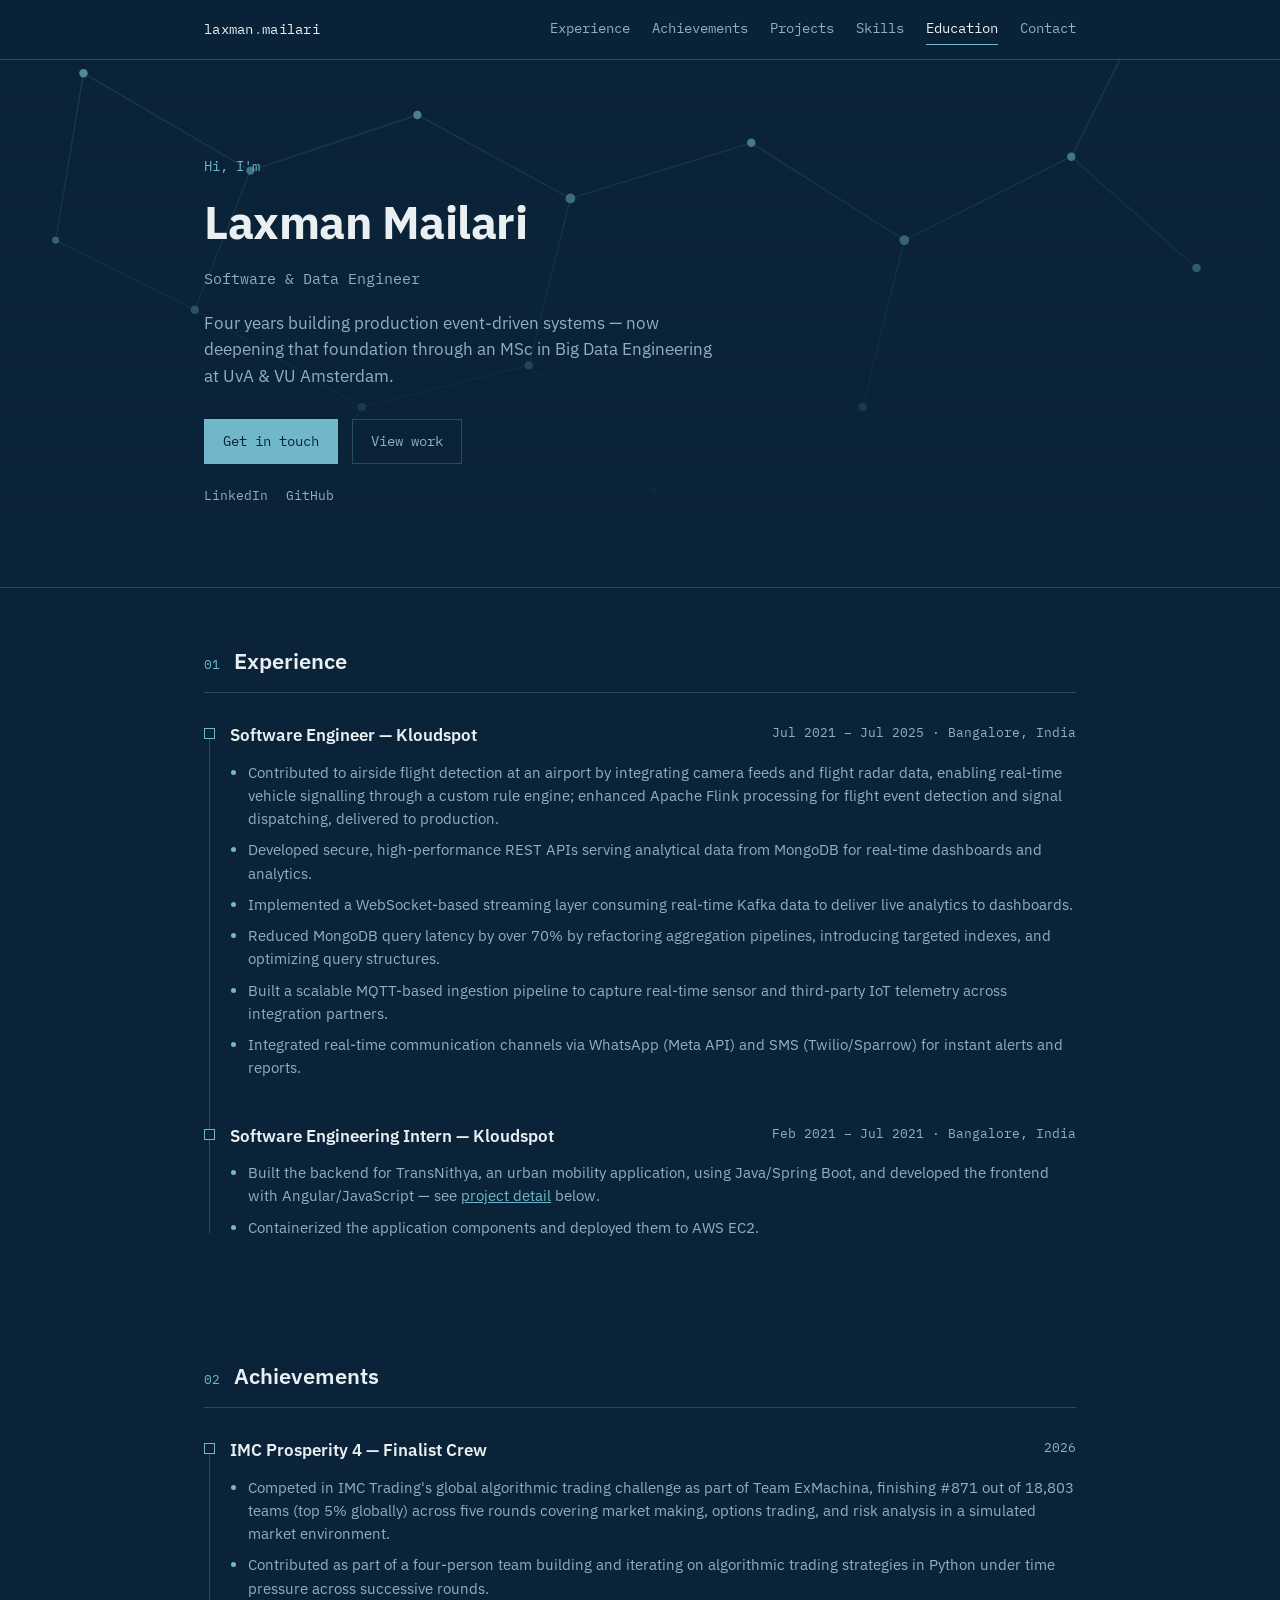
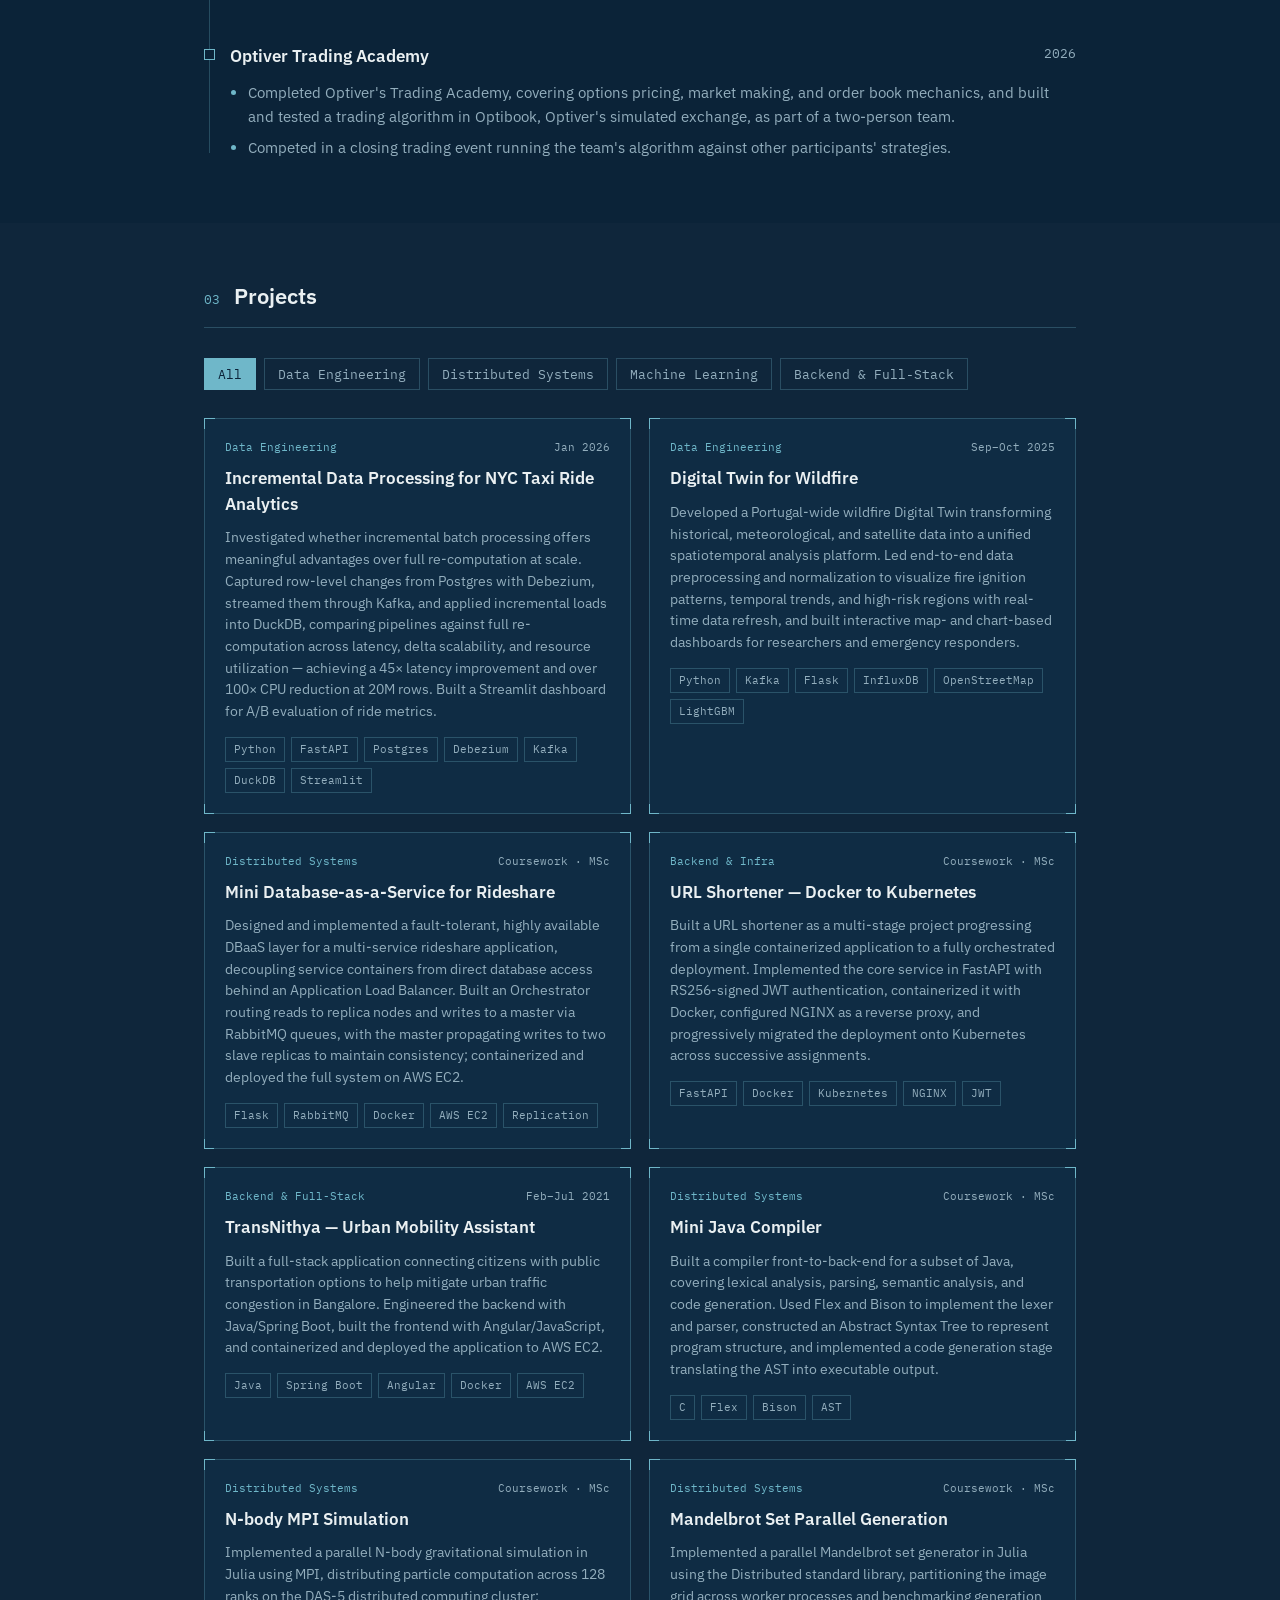
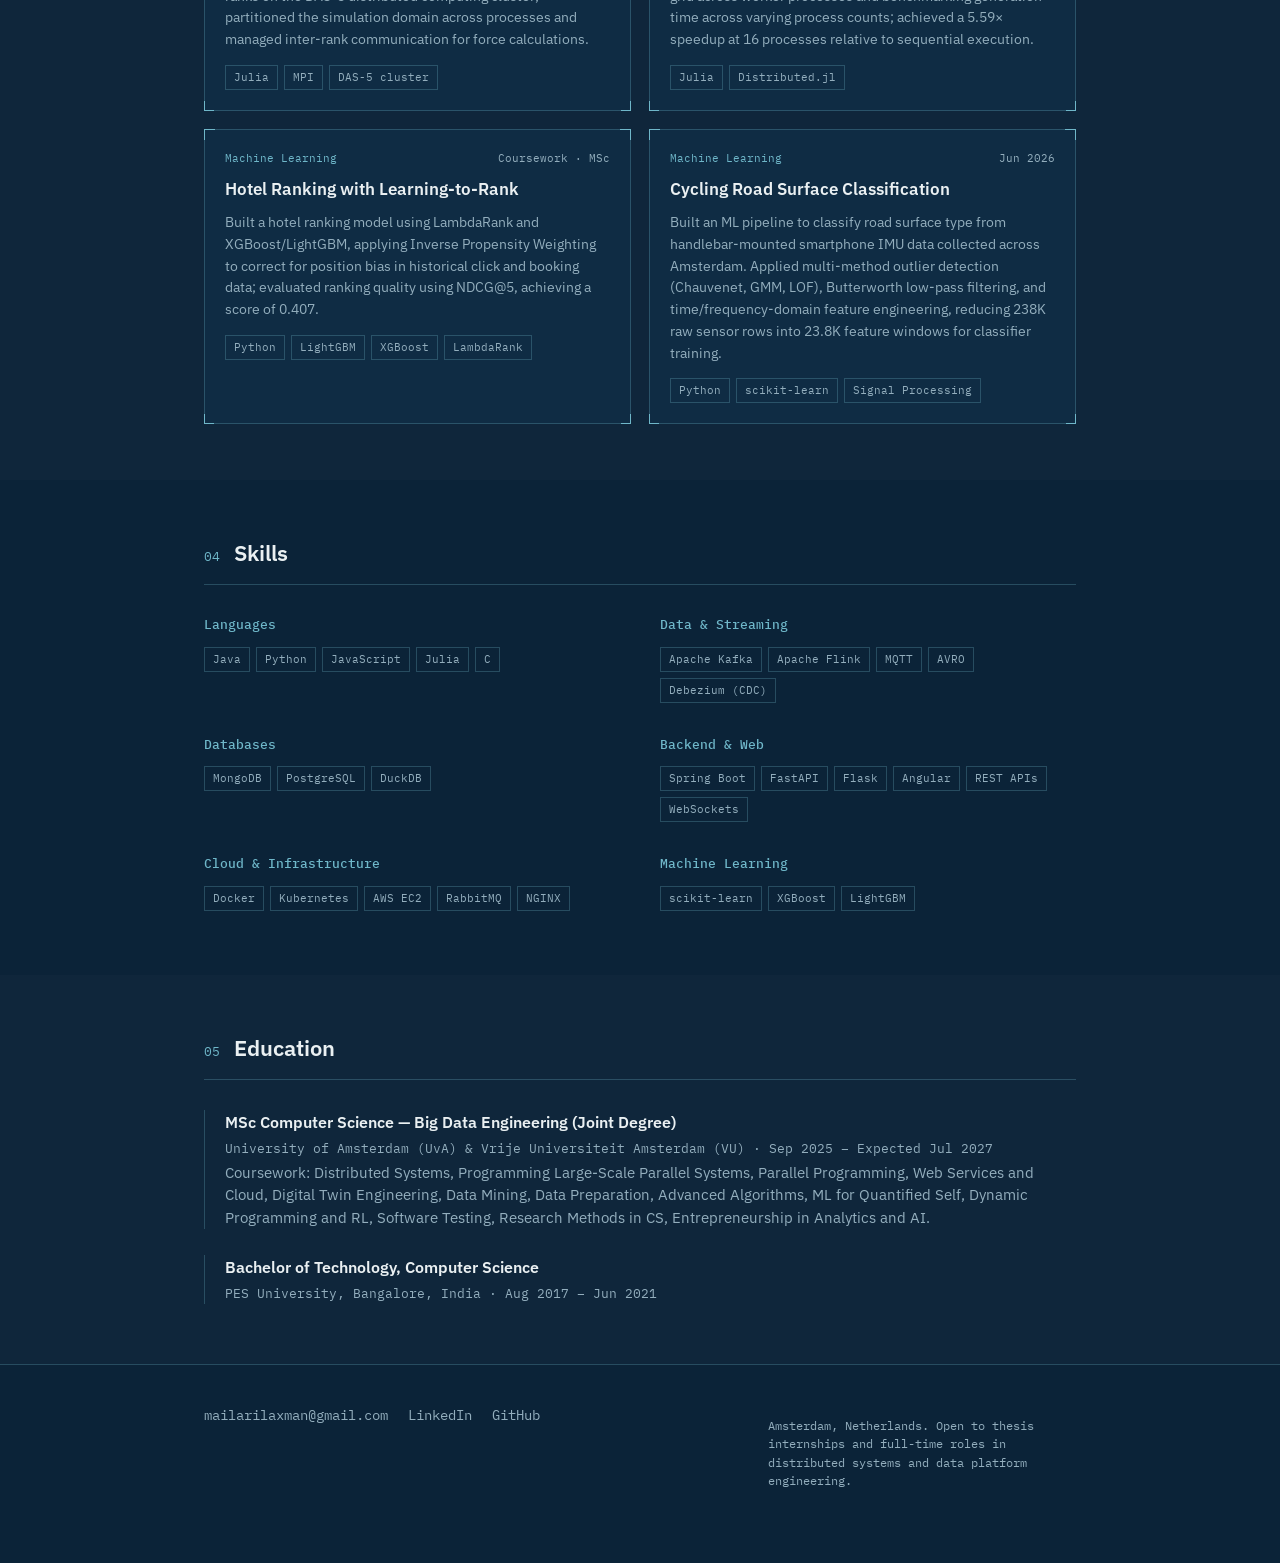
<file: index.html>
<!DOCTYPE html>
<html lang="en">
<head>
<meta charset="UTF-8">
<meta name="viewport" content="width=device-width, initial-scale=1.0">
<title>Laxman Mailari — Software &amp; Data Engineer</title>
<meta name="description" content="Portfolio of Laxman Mailari — software and data engineer specializing in real-time, event-driven systems.">
<link rel="preconnect" href="https://fonts.googleapis.com">
<link rel="preconnect" href="https://fonts.gstatic.com" crossorigin>
<link href="https://fonts.googleapis.com/css2?family=IBM+Plex+Mono:wght@400;500;600&family=IBM+Plex+Sans:wght@400;500;600;700&display=swap" rel="stylesheet">
<style>
  :root{
    --ink:#0b2338;
    --panel:#0f2c44;
    --panel-2:#12314c;
    --line:#6fb7c9;
    --line-dim:rgba(111,183,201,0.28);
    --text:#eaf0f2;
    --text-dim:#93aebd;
    --accent:#e8a15a;
    --sans:'IBM Plex Sans', system-ui, sans-serif;
    --mono:'IBM Plex Mono', ui-monospace, monospace;
    --maxw:920px;
  }
  *{box-sizing:border-box;}
  html{scroll-behavior:smooth;}
  body{
    margin:0;
    background:var(--ink);
    color:var(--text);
    font-family:var(--sans);
    line-height:1.55;
    -webkit-font-smoothing:antialiased;
  }
  a{color:var(--line);}
  a:focus-visible, button:focus-visible{outline:2px solid var(--accent); outline-offset:3px;}

  .wrap{max-width:var(--maxw); margin:0 auto; padding:0 24px;}

  /* ---------- nav ---------- */
  header.site-nav{
    position:sticky; top:0; z-index:50;
    background:rgba(11,35,56,0.92);
    backdrop-filter:blur(6px);
    border-bottom:1px solid var(--line-dim);
  }
  .nav-inner{
    max-width:var(--maxw); margin:0 auto; padding:14px 24px;
    display:flex; align-items:center; justify-content:space-between;
    flex-wrap:wrap; gap:10px;
  }
  .nav-mark{
    font-family:var(--mono); font-size:14px; color:var(--text);
    letter-spacing:0.02em;
  }
  .nav-mark span{color:var(--line);}
  nav.links{display:flex; gap:22px; flex-wrap:wrap;}
  nav.links a{
    color:var(--text-dim); text-decoration:none; font-size:14px;
    font-family:var(--mono); padding:4px 0;
    border-bottom:1px solid transparent;
  }
  nav.links a:hover{color:var(--text); border-bottom-color:var(--line);}
  nav.links a.active{color:var(--text); border-bottom-color:var(--line);}

  /* ---------- hero ---------- */
  .hero{
    position:relative;
    padding:96px 0 80px;
    border-bottom:1px solid var(--line-dim);
    overflow:hidden;
  }
  .hero-bg{
    position:absolute; inset:0; z-index:0;
    opacity:0.9;
  }
  .hero-bg svg{width:100%; height:100%; display:block;}
  .hero-bg::after{
    content:"";
    position:absolute; inset:0;
    background:linear-gradient(180deg, rgba(11,35,56,0.2) 0%, var(--ink) 85%);
  }
  .node{ animation:twinkle 4.5s ease-in-out infinite; }
  .node:nth-child(2n){ animation-delay:1.2s; }
  .node:nth-child(3n){ animation-delay:2.4s; }
  @keyframes twinkle{
    0%, 100% { opacity:0.55; }
    50% { opacity:1; }
  }
  @media (prefers-reduced-motion: reduce){
    .node{ animation:none; }
  }
  .hero-content{position:relative; z-index:1;}
  .hero-eyebrow{
    font-family:var(--mono); font-size:14px; color:var(--line);
    margin:0 0 10px;
  }
  .hero h1{
    font-size:clamp(32px,5vw,46px);
    margin:0 0 8px;
    font-weight:700;
    letter-spacing:-0.01em;
  }
  .hero-role{
    font-family:var(--mono);
    color:var(--text-dim);
    font-size:15px;
    margin:0 0 20px;
  }
  .hero p.lede{
    color:var(--text-dim);
    font-size:17px;
    max-width:52ch;
    margin:0 0 30px;
  }
  .hero-ctas{display:flex; gap:14px; flex-wrap:wrap; margin-bottom:22px;}
  .btn{
    font-family:var(--mono); font-size:13.5px;
    padding:11px 18px;
    border:1px solid var(--line);
    color:var(--text);
    text-decoration:none;
    display:inline-block;
    transition:background 0.15s ease, color 0.15s ease;
  }
  .btn:hover{background:var(--line); color:var(--ink);}
  .btn.primary{background:var(--line); color:var(--ink);}
  .btn.primary:hover{background:transparent; color:var(--text);}
  .btn.ghost{border-color:var(--line-dim); color:var(--text-dim);}
  .btn.ghost:hover{background:transparent; border-color:var(--line); color:var(--text);}
  .social-row{display:flex; gap:18px;}
  .social-row a{
    font-family:var(--mono); font-size:13px; color:var(--text-dim);
    text-decoration:none; border-bottom:1px solid transparent;
  }
  .social-row a:hover{color:var(--text); border-bottom-color:var(--line);}

  /* ---------- section shell ---------- */
  section{padding:56px 0;}
  section.alt{background:rgba(255,255,255,0.015);}
  .section-head{
    display:flex; align-items:baseline; gap:14px;
    margin-bottom:30px;
    border-bottom:1px solid var(--line-dim);
    padding-bottom:14px;
  }
  .section-num{font-family:var(--mono); color:var(--line); font-size:13px;}
  .section-head h2{font-size:22px; margin:0; font-weight:600;}

  /* ---------- experience timeline ---------- */
  .timeline{position:relative; padding-left:26px;}
  .timeline::before{
    content:""; position:absolute; left:5px; top:6px; bottom:6px;
    width:1px; background:var(--line-dim);
  }
  .role{position:relative; margin-bottom:44px;}
  .role:last-child{margin-bottom:0;}
  .role::before{
    content:""; position:absolute; left:-26px; top:5px;
    width:9px; height:9px; border:1px solid var(--line); background:var(--ink);
  }
  .role-head{display:flex; justify-content:space-between; flex-wrap:wrap; gap:6px; margin-bottom:4px;}
  .role-title{font-weight:600; font-size:16.5px;}
  .role-meta{font-family:var(--mono); font-size:12.5px; color:var(--text-dim);}
  .role ul{margin:12px 0 0; padding-left:18px; color:var(--text-dim); font-size:15px;}
  .role li{margin-bottom:8px;}
  .role li::marker{color:var(--line);}

  /* ---------- projects ---------- */
  .filters{display:flex; gap:8px; flex-wrap:wrap; margin-bottom:28px;}
  .filter-btn{
    font-family:var(--mono); font-size:12.5px;
    background:transparent; color:var(--text-dim);
    border:1px solid var(--line-dim); padding:7px 13px;
    cursor:pointer;
  }
  .filter-btn:hover{color:var(--text); border-color:var(--line);}
  .filter-btn.active{color:var(--ink); background:var(--line); border-color:var(--line);}

  .proj-grid{display:grid; grid-template-columns:1fr 1fr; gap:18px;}
  .proj-card{
    position:relative;
    border:1px solid var(--line-dim);
    padding:20px;
    background:var(--panel);
  }
  .proj-card::before, .proj-card::after,
  .proj-card .tick-br, .proj-card .tick-bl{
    content:""; position:absolute; width:10px; height:10px;
  }
  .proj-card::before{top:-1px; left:-1px; border-top:1px solid var(--line); border-left:1px solid var(--line);}
  .proj-card::after{top:-1px; right:-1px; border-top:1px solid var(--line); border-right:1px solid var(--line);}
  .proj-card .tick-bl{bottom:-1px; left:-1px; border-bottom:1px solid var(--line); border-left:1px solid var(--line);}
  .proj-card .tick-br{bottom:-1px; right:-1px; border-bottom:1px solid var(--line); border-right:1px solid var(--line);}

  .proj-meta{display:flex; justify-content:space-between; align-items:center; margin-bottom:10px;}
  .proj-cat{font-family:var(--mono); font-size:11px; color:var(--line); text-transform:none;}
  .proj-date{font-family:var(--mono); font-size:11px; color:var(--text-dim);}
  .proj-card h3{margin:0 0 10px; font-size:16.5px; font-weight:600;}
  .proj-card p{margin:0 0 14px; color:var(--text-dim); font-size:14px;}
  .tagrow{display:flex; flex-wrap:wrap; gap:6px;}
  .tag{
    font-family:var(--mono); font-size:11px; color:var(--text-dim);
    border:1px solid var(--line-dim); padding:3px 8px;
  }

  /* ---------- skills ---------- */
  .skills-grid{display:grid; grid-template-columns:1fr 1fr; gap:24px 40px;}
  .skill-group h4{
    font-family:var(--mono); font-size:12.5px; color:var(--line);
    margin:0 0 12px; font-weight:500;
  }
  .skill-group .tagrow{margin-bottom:8px;}

  /* ---------- education ---------- */
  .edu-item{border-left:1px solid var(--line-dim); padding-left:20px; margin-bottom:26px;}
  .edu-item:last-child{margin-bottom:0;}
  .edu-item h3{margin:0 0 4px; font-size:16px; font-weight:600;}
  .edu-item .role-meta{margin-bottom:4px; display:block;}
  .edu-item p{margin:4px 0 0; color:var(--text-dim); font-size:14.5px;}

  /* ---------- footer ---------- */
  footer{
    border-top:1px solid var(--line-dim);
    padding:40px 0 60px;
  }
  .footer-inner{display:flex; justify-content:space-between; flex-wrap:wrap; gap:20px;}
  .footer-links{display:flex; gap:20px; flex-wrap:wrap;}
  .footer-links a{font-family:var(--mono); font-size:13.5px; text-decoration:none; color:var(--text-dim);}
  .footer-links a:hover{color:var(--text);}
  .footer-note{font-family:var(--mono); font-size:12px; color:var(--text-dim); max-width:44ch;}

  @media (max-width: 760px){
    .proj-grid{grid-template-columns:1fr;}
    .skills-grid{grid-template-columns:1fr;}
  }
</style>
</head>
<body>

<header class="site-nav">
  <div class="nav-inner">
    <div class="nav-mark">laxman<span>.</span>mailari</div>
    <nav class="links">
      <a href="#experience">Experience</a>
      <a href="#achievements">Achievements</a>
      <a href="#projects">Projects</a>
      <a href="#skills">Skills</a>
      <a href="#education">Education</a>
      <a href="#contact">Contact</a>
    </nav>
  </div>
</header>

<section class="hero">
  <div class="hero-bg" aria-hidden="true">
    <svg viewBox="0 0 920 480" preserveAspectRatio="xMidYMid slice" xmlns="http://www.w3.org/2000/svg">
      <g stroke="#6fb7c9" stroke-opacity="0.22" stroke-width="1">
        <line x1="60" y1="60" x2="180" y2="130"/>
        <line x1="180" y1="130" x2="140" y2="230"/>
        <line x1="180" y1="130" x2="300" y2="90"/>
        <line x1="300" y1="90" x2="410" y2="150"/>
        <line x1="410" y1="150" x2="380" y2="270"/>
        <line x1="410" y1="150" x2="540" y2="110"/>
        <line x1="540" y1="110" x2="650" y2="180"/>
        <line x1="650" y1="180" x2="620" y2="300"/>
        <line x1="650" y1="180" x2="770" y2="120"/>
        <line x1="770" y1="120" x2="860" y2="200"/>
        <line x1="140" y1="230" x2="260" y2="300"/>
        <line x1="260" y1="300" x2="380" y2="270"/>
        <line x1="380" y1="270" x2="470" y2="360"/>
        <line x1="470" y1="360" x2="620" y2="300"/>
        <line x1="620" y1="300" x2="700" y2="400"/>
        <line x1="60" y1="60" x2="40" y2="180"/>
        <line x1="40" y1="180" x2="140" y2="230"/>
        <line x1="770" y1="120" x2="810" y2="40"/>
        <line x1="700" y1="400" x2="600" y2="440"/>
        <line x1="260" y1="300" x2="200" y2="410"/>
      </g>
      <g fill="#6fb7c9">
        <circle class="node" cx="60" cy="60" r="3"/>
        <circle class="node" cx="180" cy="130" r="3"/>
        <circle class="node" cx="140" cy="230" r="3"/>
        <circle class="node" cx="300" cy="90" r="3"/>
        <circle class="node" cx="410" cy="150" r="3.5"/>
        <circle class="node" cx="380" cy="270" r="3"/>
        <circle class="node" cx="540" cy="110" r="3"/>
        <circle class="node" cx="650" cy="180" r="3.5"/>
        <circle class="node" cx="620" cy="300" r="3"/>
        <circle class="node" cx="770" cy="120" r="3"/>
        <circle class="node" cx="860" cy="200" r="3"/>
        <circle class="node" cx="260" cy="300" r="3"/>
        <circle class="node" cx="470" cy="360" r="3"/>
        <circle class="node" cx="700" cy="400" r="3"/>
        <circle class="node" cx="40" cy="180" r="2.5"/>
        <circle class="node" cx="810" cy="40" r="2.5"/>
        <circle class="node" cx="600" cy="440" r="2.5"/>
        <circle class="node" cx="200" cy="410" r="2.5"/>
      </g>
    </svg>
  </div>
  <div class="wrap hero-content">
    <p class="hero-eyebrow">Hi, I'm</p>
    <h1>Laxman Mailari</h1>
    <p class="hero-role">Software &amp; Data Engineer</p>
    <p class="lede">Four years building production event-driven systems — now deepening that foundation through an MSc in Big Data Engineering at UvA &amp; VU Amsterdam.</p>
    <div class="hero-ctas">
      <a class="btn primary" href="#contact">Get in touch</a>
      <a class="btn ghost" href="#projects">View work</a>
    </div>
    <div class="social-row">
      <a href="https://linkedin.com/in/laxman-mailari/" target="_blank" rel="noopener">LinkedIn</a>
      <a href="https://github.com/laxmanmverse4699" target="_blank" rel="noopener">GitHub</a>
    </div>
  </div>
</section>

<section id="experience">
  <div class="wrap">
    <div class="section-head">
      <span class="section-num">01</span>
      <h2>Experience</h2>
    </div>
    <div class="timeline">
      <div class="role">
        <div class="role-head">
          <span class="role-title">Software Engineer — Kloudspot</span>
          <span class="role-meta">Jul 2021 – Jul 2025 · Bangalore, India</span>
        </div>
        <ul>
          <li>Contributed to airside flight detection at an airport by integrating camera feeds and flight radar data, enabling real-time vehicle signalling through a custom rule engine; enhanced Apache Flink processing for flight event detection and signal dispatching, delivered to production.</li>
          <li>Developed secure, high-performance REST APIs serving analytical data from MongoDB for real-time dashboards and analytics.</li>
          <li>Implemented a WebSocket-based streaming layer consuming real-time Kafka data to deliver live analytics to dashboards.</li>
          <li>Reduced MongoDB query latency by over 70% by refactoring aggregation pipelines, introducing targeted indexes, and optimizing query structures.</li>
          <li>Built a scalable MQTT-based ingestion pipeline to capture real-time sensor and third-party IoT telemetry across integration partners.</li>
          <li>Integrated real-time communication channels via WhatsApp (Meta API) and SMS (Twilio/Sparrow) for instant alerts and reports.</li>
        </ul>
      </div>
      <div class="role">
        <div class="role-head">
          <span class="role-title">Software Engineering Intern — Kloudspot</span>
          <span class="role-meta">Feb 2021 – Jul 2021 · Bangalore, India</span>
        </div>
        <ul>
          <li>Built the backend for TransNithya, an urban mobility application, using Java/Spring Boot, and developed the frontend with Angular/JavaScript — see <a href="#transnithya">project detail</a> below.</li>
          <li>Containerized the application components and deployed them to AWS EC2.</li>
        </ul>
      </div>
    </div>
  </div>
</section>

<section id="achievements">
  <div class="wrap">
    <div class="section-head">
      <span class="section-num">02</span>
      <h2>Achievements</h2>
    </div>
    <div class="timeline">
      <div class="role">
        <div class="role-head">
          <span class="role-title">IMC Prosperity 4 — Finalist Crew</span>
          <span class="role-meta">2026</span>
        </div>
        <ul>
          <li>Competed in IMC Trading's global algorithmic trading challenge as part of Team ExMachina, finishing #871 out of 18,803 teams (top 5% globally) across five rounds covering market making, options trading, and risk analysis in a simulated market environment.</li>
          <li>Contributed as part of a four-person team building and iterating on algorithmic trading strategies in Python under time pressure across successive rounds.</li>
        </ul>
      </div>
      <div class="role">
        <div class="role-head">
          <span class="role-title">Optiver Trading Academy</span>
          <span class="role-meta">2026</span>
        </div>
        <ul>
          <li>Completed Optiver's Trading Academy, covering options pricing, market making, and order book mechanics, and built and tested a trading algorithm in Optibook, Optiver's simulated exchange, as part of a two-person team.</li>
          <li>Competed in a closing trading event running the team's algorithm against other participants' strategies.</li>
        </ul>
      </div>
    </div>
  </div>
</section>

<section class="alt" id="projects">
  <div class="wrap">
    <div class="section-head">
      <span class="section-num">03</span>
      <h2>Projects</h2>
    </div>
    <div class="filters">
      <button class="filter-btn active" data-filter="all">All</button>
      <button class="filter-btn" data-filter="data-eng">Data Engineering</button>
      <button class="filter-btn" data-filter="distributed">Distributed Systems</button>
      <button class="filter-btn" data-filter="ml">Machine Learning</button>
      <button class="filter-btn" data-filter="backend">Backend &amp; Full-Stack</button>
    </div>
    <div class="proj-grid" id="projGrid">

      <article class="proj-card" data-cat="data-eng">
        <div class="tick-bl"></div><div class="tick-br"></div>
        <div class="proj-meta"><span class="proj-cat">Data Engineering</span><span class="proj-date">Jan 2026</span></div>
        <h3>Incremental Data Processing for NYC Taxi Ride Analytics</h3>
        <p>Investigated whether incremental batch processing offers meaningful advantages over full re-computation at scale. Captured row-level changes from Postgres with Debezium, streamed them through Kafka, and applied incremental loads into DuckDB, comparing pipelines against full re-computation across latency, delta scalability, and resource utilization — achieving a 45× latency improvement and over 100× CPU reduction at 20M rows. Built a Streamlit dashboard for A/B evaluation of ride metrics.</p>
        <div class="tagrow">
          <span class="tag">Python</span><span class="tag">FastAPI</span><span class="tag">Postgres</span>
          <span class="tag">Debezium</span><span class="tag">Kafka</span><span class="tag">DuckDB</span><span class="tag">Streamlit</span>
        </div>
      </article>

      <article class="proj-card" data-cat="data-eng">
        <div class="tick-bl"></div><div class="tick-br"></div>
        <div class="proj-meta"><span class="proj-cat">Data Engineering</span><span class="proj-date">Sep–Oct 2025</span></div>
        <h3>Digital Twin for Wildfire</h3>
        <p>Developed a Portugal-wide wildfire Digital Twin transforming historical, meteorological, and satellite data into a unified spatiotemporal analysis platform. Led end-to-end data preprocessing and normalization to visualize fire ignition patterns, temporal trends, and high-risk regions with real-time data refresh, and built interactive map- and chart-based dashboards for researchers and emergency responders.</p>
        <div class="tagrow">
          <span class="tag">Python</span><span class="tag">Kafka</span><span class="tag">Flask</span>
          <span class="tag">InfluxDB</span><span class="tag">OpenStreetMap</span><span class="tag">LightGBM</span>
        </div>
      </article>

      <article class="proj-card" data-cat="distributed backend">
        <div class="tick-bl"></div><div class="tick-br"></div>
        <div class="proj-meta"><span class="proj-cat">Distributed Systems</span><span class="proj-date">Coursework · MSc</span></div>
        <h3>Mini Database-as-a-Service for Rideshare</h3>
        <p>Designed and implemented a fault-tolerant, highly available DBaaS layer for a multi-service rideshare application, decoupling service containers from direct database access behind an Application Load Balancer. Built an Orchestrator routing reads to replica nodes and writes to a master via RabbitMQ queues, with the master propagating writes to two slave replicas to maintain consistency; containerized and deployed the full system on AWS EC2.</p>
        <div class="tagrow">
          <span class="tag">Flask</span><span class="tag">RabbitMQ</span><span class="tag">Docker</span>
          <span class="tag">AWS EC2</span><span class="tag">Replication</span>
        </div>
      </article>

      <article class="proj-card" data-cat="backend">
        <div class="tick-bl"></div><div class="tick-br"></div>
        <div class="proj-meta"><span class="proj-cat">Backend &amp; Infra</span><span class="proj-date">Coursework · MSc</span></div>
        <h3>URL Shortener — Docker to Kubernetes</h3>
        <p>Built a URL shortener as a multi-stage project progressing from a single containerized application to a fully orchestrated deployment. Implemented the core service in FastAPI with RS256-signed JWT authentication, containerized it with Docker, configured NGINX as a reverse proxy, and progressively migrated the deployment onto Kubernetes across successive assignments.</p>
        <div class="tagrow">
          <span class="tag">FastAPI</span><span class="tag">Docker</span><span class="tag">Kubernetes</span>
          <span class="tag">NGINX</span><span class="tag">JWT</span>
        </div>
      </article>

      <article class="proj-card" data-cat="backend" id="transnithya">
        <div class="tick-bl"></div><div class="tick-br"></div>
        <div class="proj-meta"><span class="proj-cat">Backend &amp; Full-Stack</span><span class="proj-date">Feb–Jul 2021</span></div>
        <h3>TransNithya — Urban Mobility Assistant</h3>
        <p>Built a full-stack application connecting citizens with public transportation options to help mitigate urban traffic congestion in Bangalore. Engineered the backend with Java/Spring Boot, built the frontend with Angular/JavaScript, and containerized and deployed the application to AWS EC2.</p>
        <div class="tagrow">
          <span class="tag">Java</span><span class="tag">Spring Boot</span><span class="tag">Angular</span>
          <span class="tag">Docker</span><span class="tag">AWS EC2</span>
        </div>
      </article>

      <article class="proj-card" data-cat="distributed">
        <div class="tick-bl"></div><div class="tick-br"></div>
        <div class="proj-meta"><span class="proj-cat">Distributed Systems</span><span class="proj-date">Coursework · MSc</span></div>
        <h3>Mini Java Compiler</h3>
        <p>Built a compiler front-to-back-end for a subset of Java, covering lexical analysis, parsing, semantic analysis, and code generation. Used Flex and Bison to implement the lexer and parser, constructed an Abstract Syntax Tree to represent program structure, and implemented a code generation stage translating the AST into executable output.</p>
        <div class="tagrow">
          <span class="tag">C</span><span class="tag">Flex</span><span class="tag">Bison</span><span class="tag">AST</span>
        </div>
      </article>

      <article class="proj-card" data-cat="distributed">
        <div class="tick-bl"></div><div class="tick-br"></div>
        <div class="proj-meta"><span class="proj-cat">Distributed Systems</span><span class="proj-date">Coursework · MSc</span></div>
        <h3>N-body MPI Simulation</h3>
        <p>Implemented a parallel N-body gravitational simulation in Julia using MPI, distributing particle computation across 128 ranks on the DAS-5 distributed computing cluster; partitioned the simulation domain across processes and managed inter-rank communication for force calculations.</p>
        <div class="tagrow">
          <span class="tag">Julia</span><span class="tag">MPI</span><span class="tag">DAS-5 cluster</span>
        </div>
      </article>

      <article class="proj-card" data-cat="distributed">
        <div class="tick-bl"></div><div class="tick-br"></div>
        <div class="proj-meta"><span class="proj-cat">Distributed Systems</span><span class="proj-date">Coursework · MSc</span></div>
        <h3>Mandelbrot Set Parallel Generation</h3>
        <p>Implemented a parallel Mandelbrot set generator in Julia using the Distributed standard library, partitioning the image grid across worker processes and benchmarking generation time across varying process counts; achieved a 5.59× speedup at 16 processes relative to sequential execution.</p>
        <div class="tagrow">
          <span class="tag">Julia</span><span class="tag">Distributed.jl</span>
        </div>
      </article>

      <article class="proj-card" data-cat="ml">
        <div class="tick-bl"></div><div class="tick-br"></div>
        <div class="proj-meta"><span class="proj-cat">Machine Learning</span><span class="proj-date">Coursework · MSc</span></div>
        <h3>Hotel Ranking with Learning-to-Rank</h3>
        <p>Built a hotel ranking model using LambdaRank and XGBoost/LightGBM, applying Inverse Propensity Weighting to correct for position bias in historical click and booking data; evaluated ranking quality using NDCG@5, achieving a score of 0.407.</p>
        <div class="tagrow">
          <span class="tag">Python</span><span class="tag">LightGBM</span><span class="tag">XGBoost</span><span class="tag">LambdaRank</span>
        </div>
      </article>

      <article class="proj-card" data-cat="ml">
        <div class="tick-bl"></div><div class="tick-br"></div>
        <div class="proj-meta"><span class="proj-cat">Machine Learning</span><span class="proj-date">Jun 2026</span></div>
        <h3>Cycling Road Surface Classification</h3>
        <p>Built an ML pipeline to classify road surface type from handlebar-mounted smartphone IMU data collected across Amsterdam. Applied multi-method outlier detection (Chauvenet, GMM, LOF), Butterworth low-pass filtering, and time/frequency-domain feature engineering, reducing 238K raw sensor rows into 23.8K feature windows for classifier training.</p>
        <div class="tagrow">
          <span class="tag">Python</span><span class="tag">scikit-learn</span><span class="tag">Signal Processing</span>
        </div>
      </article>

    </div>
  </div>
</section>

<section id="skills">
  <div class="wrap">
    <div class="section-head">
      <span class="section-num">04</span>
      <h2>Skills</h2>
    </div>
    <div class="skills-grid">
      <div class="skill-group">
        <h4>Languages</h4>
        <div class="tagrow">
          <span class="tag">Java</span><span class="tag">Python</span><span class="tag">JavaScript</span>
          <span class="tag">Julia</span><span class="tag">C</span>
        </div>
      </div>
      <div class="skill-group">
        <h4>Data &amp; Streaming</h4>
        <div class="tagrow">
          <span class="tag">Apache Kafka</span><span class="tag">Apache Flink</span><span class="tag">MQTT</span>
          <span class="tag">AVRO</span><span class="tag">Debezium (CDC)</span>
        </div>
      </div>
      <div class="skill-group">
        <h4>Databases</h4>
        <div class="tagrow">
          <span class="tag">MongoDB</span><span class="tag">PostgreSQL</span><span class="tag">DuckDB</span>
        </div>
      </div>
      <div class="skill-group">
        <h4>Backend &amp; Web</h4>
        <div class="tagrow">
          <span class="tag">Spring Boot</span><span class="tag">FastAPI</span><span class="tag">Flask</span>
          <span class="tag">Angular</span><span class="tag">REST APIs</span><span class="tag">WebSockets</span>
        </div>
      </div>
      <div class="skill-group">
        <h4>Cloud &amp; Infrastructure</h4>
        <div class="tagrow">
          <span class="tag">Docker</span><span class="tag">Kubernetes</span><span class="tag">AWS EC2</span>
          <span class="tag">RabbitMQ</span><span class="tag">NGINX</span>
        </div>
      </div>
      <div class="skill-group">
        <h4>Machine Learning</h4>
        <div class="tagrow">
          <span class="tag">scikit-learn</span><span class="tag">XGBoost</span><span class="tag">LightGBM</span>
        </div>
      </div>
    </div>
  </div>
</section>

<section class="alt" id="education">
  <div class="wrap">
    <div class="section-head">
      <span class="section-num">05</span>
      <h2>Education</h2>
    </div>
    <div class="edu-item">
      <h3>MSc Computer Science — Big Data Engineering (Joint Degree)</h3>
      <span class="role-meta">University of Amsterdam (UvA) &amp; Vrije Universiteit Amsterdam (VU) · Sep 2025 – Expected Jul 2027</span>
      <p>Coursework: Distributed Systems, Programming Large-Scale Parallel Systems, Parallel Programming, Web Services and Cloud, Digital Twin Engineering, Data Mining, Data Preparation, Advanced Algorithms, ML for Quantified Self, Dynamic Programming and RL, Software Testing, Research Methods in CS, Entrepreneurship in Analytics and AI.</p>
    </div>
    <div class="edu-item">
      <h3>Bachelor of Technology, Computer Science</h3>
      <span class="role-meta">PES University, Bangalore, India · Aug 2017 – Jun 2021</span>
    </div>
  </div>
</section>

<footer id="contact">
  <div class="wrap footer-inner">
    <div>
      <div class="footer-links">
        <a href="mailto:laxman.laxman@student.uva.nl">mailarilaxman@gmail.com</a>
        <a href="https://linkedin.com/in/laxman-mailari/" target="_blank" rel="noopener">LinkedIn</a>
        <a href="https://github.com/laxmanmverse4699" target="_blank" rel="noopener">GitHub</a>
      </div>
    </div>
    <p class="footer-note">Amsterdam, Netherlands. Open to thesis internships and full-time roles in distributed systems and data platform engineering.</p>
  </div>
</footer>

<script>
  const buttons = document.querySelectorAll('.filter-btn');
  const cards = document.querySelectorAll('.proj-card');
  buttons.forEach(btn => {
    btn.addEventListener('click', () => {
      buttons.forEach(b => b.classList.remove('active'));
      btn.classList.add('active');
      const f = btn.dataset.filter;
      cards.forEach(card => {
        const cats = card.dataset.cat.split(' ');
        card.style.display = (f === 'all' || cats.includes(f)) ? '' : 'none';
      });
    });
  });

  // Nav scroll-spy: highlight the link for whichever section is in view
  const navLinks = document.querySelectorAll('nav.links a');
  const linkByTarget = new Map();
  navLinks.forEach(link => linkByTarget.set(link.getAttribute('href').slice(1), link));

  const spySections = document.querySelectorAll('section[id], footer[id]');
  const spyObserver = new IntersectionObserver((entries) => {
    entries.forEach(entry => {
      if (entry.isIntersecting) {
        const link = linkByTarget.get(entry.target.id);
        if (link) {
          navLinks.forEach(l => l.classList.remove('active'));
          link.classList.add('active');
        }
      }
    });
  }, { rootMargin: '-45% 0px -50% 0px', threshold: 0 });

  spySections.forEach(sec => spyObserver.observe(sec));
</script>

</body>
</html>
</file>
